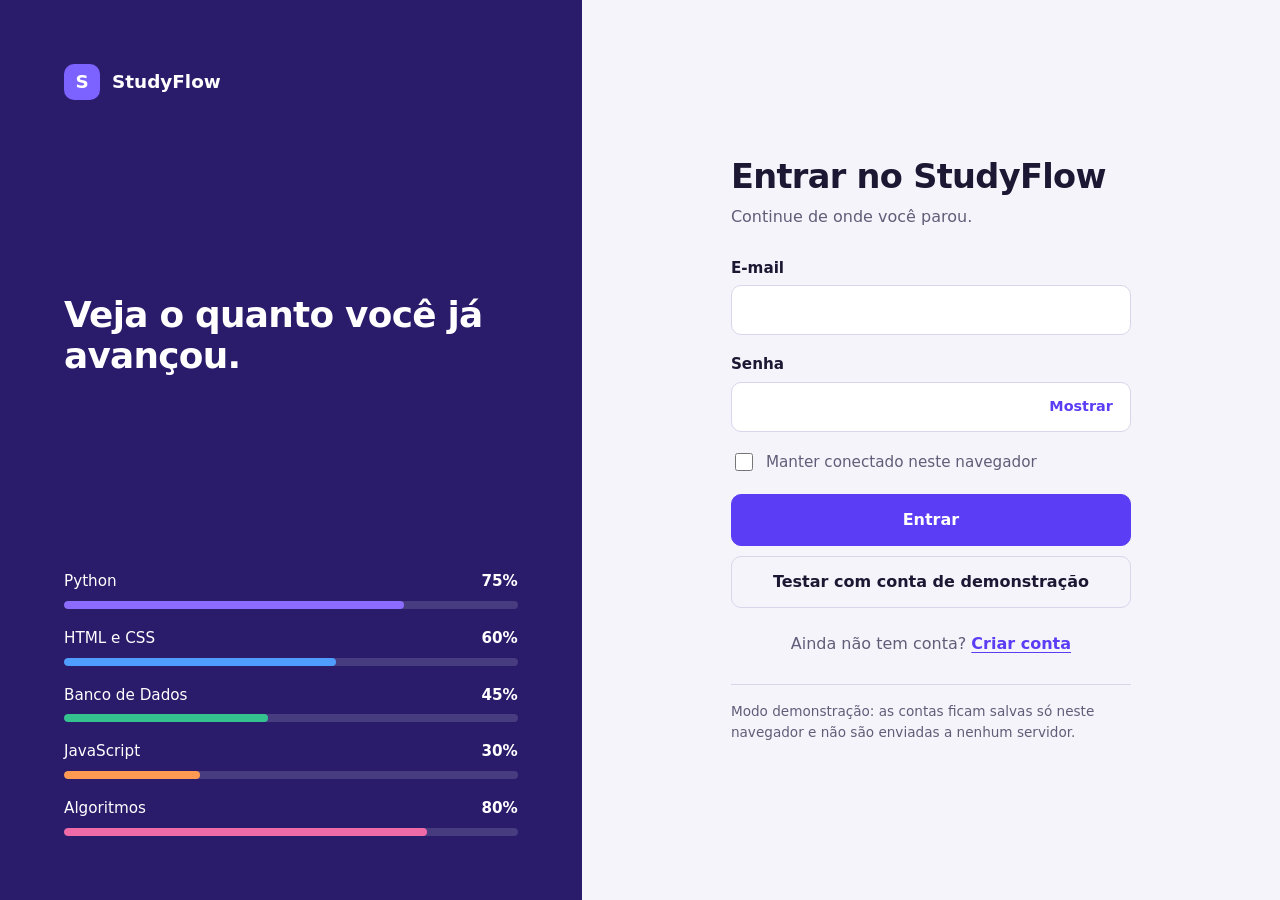
<file: index.html>
<!DOCTYPE html>
<html lang="pt-BR">
<head>
  <meta charset="UTF-8">
  <meta name="viewport" content="width=device-width, initial-scale=1.0">
  <title>StudyFlow | Organizador de Estudos</title>
  <link rel="stylesheet" href="style.css">
  <script src="auth.js"></script>
  <script>Auth.requireLogin();</script>
  <script src="app.js" defer></script>
</head>

<body>
  <div class="app">

    <!-- Menu lateral -->
    <aside class="sidebar">
      <a href="#" class="brand">
        <span class="brand-icon">S</span>
        <span>StudyFlow</span>
      </a>

      <p class="menu-label">MENU PRINCIPAL</p>

      <nav class="navigation">
        <a href="#inicio" class="nav-item active">
          <span class="nav-icon">⌂</span>
          Visão geral
        </a>
        <a href="#disciplinas" class="nav-item">
          <span class="nav-icon">▤</span>
          Disciplinas
        </a>
        <a href="#tarefas" class="nav-item">
          <span class="nav-icon">☷</span>
          Minhas tarefas
          <span class="nav-count">4</span>
        </a>
        <a href="#horas" class="nav-item">
          <span class="nav-icon">◷</span>
          Tempo de estudo
        </a>
      </nav>

      <div class="sidebar-bottom">
        <div class="profile-avatar">E</div>
        <div class="profile-info">
          <strong id="user-name">Estudante</strong>
          <span>Meu espaço de estudos</span>
        </div>
        <button type="button" id="logout-btn" class="logout-btn">Sair</button>
      </div>
    </aside>

    <!-- Conteúdo principal -->
    <main class="main-content" id="inicio">

      <header class="topbar">
        <div>
          <p class="eyebrow">SEGUNDA-FEIRA, 19 DE OUTUBRO</p>
          <h1>Olá, estudante!</h1>
          <p class="subtitle">Organize seu tempo e avance nos seus objetivos.</p>
        </div>
        <div class="today-badge">
          <span class="status-dot"></span>
          Sua rotina em foco
        </div>
      </header>

      <!-- Indicadores -->
      <section class="stats-grid" aria-label="Resumo dos estudos">
        <article class="stat-card">
          <div class="stat-top">
            <span class="stat-label">Disciplinas</span>
            <span class="stat-icon purple">▤</span>
          </div>
          <p class="stat-value">05</p>
          <p class="stat-description">Matérias em andamento</p>
        </article>

        <article class="stat-card">
          <div class="stat-top">
            <span class="stat-label">Tarefas pendentes</span>
            <span class="stat-icon orange">☷</span>
          </div>
          <p class="stat-value">04</p>
          <p class="stat-description">Atividades para concluir</p>
        </article>

        <article class="stat-card">
          <div class="stat-top">
            <span class="stat-label">Horas estudadas</span>
            <span class="stat-icon green">◷</span>
          </div>
          <p class="stat-value">08h 30min</p>
          <p class="stat-description">Total nesta semana</p>
        </article>

        <article class="stat-card">
          <div class="stat-top">
            <span class="stat-label">Tarefas concluídas</span>
            <span class="stat-icon blue">✓</span>
          </div>
          <p class="stat-value">65%</p>
          <p class="stat-description">Progresso geral</p>
        </article>
      </section>

      <!-- Área de tarefas e disciplinas -->
      <section class="content-grid">

        <article class="panel tasks-panel" id="tarefas">
          <div class="panel-header">
            <div>
              <h2>Próximas tarefas</h2>
              <p>O que precisa da sua atenção</p>
            </div>
            <a href="#tarefas" class="text-link">Ver todas</a>
          </div>

          <div class="task-list">
            <div class="task-item">
              <span class="task-marker purple-marker"></span>
              <div class="task-details">
                <h3>Praticar funções em Python</h3>
                <p>Programação · Hoje</p>
              </div>
              <span class="priority high">Alta</span>
            </div>

            <div class="task-item">
              <span class="task-marker blue-marker"></span>
              <div class="task-details">
                <h3>Revisar estrutura HTML</h3>
                <p>Desenvolvimento Web · Amanhã</p>
              </div>
              <span class="priority medium">Média</span>
            </div>

            <div class="task-item">
              <span class="task-marker green-marker"></span>
              <div class="task-details">
                <h3>Estudar modelagem de dados</h3>
                <p>Banco de Dados · 22 out.</p>
              </div>
              <span class="priority high">Alta</span>
            </div>

            <div class="task-item">
              <span class="task-marker orange-marker"></span>
              <div class="task-details">
                <h3>Resolver exercícios de lógica</h3>
                <p>Algoritmos · 24 out.</p>
              </div>
              <span class="priority low">Baixa</span>
            </div>
          </div>

          <button class="primary-button" type="button">+ Nova tarefa</button>
        </article>

        <article class="panel subjects-panel" id="disciplinas">
          <div class="panel-header">
            <div>
              <h2>Minhas disciplinas</h2>
              <p>Acompanhe sua evolução</p>
            </div>
          </div>

          <div class="subject-item">
            <div class="subject-heading">
              <span class="subject-dot purple-marker"></span>
              <span class="subject-name">Python</span>
              <strong>75%</strong>
            </div>
            <div class="progress-track">
              <div class="progress-fill purple-fill" style="width: 75%"></div>
            </div>
          </div>

          <div class="subject-item">
            <div class="subject-heading">
              <span class="subject-dot blue-marker"></span>
              <span class="subject-name">HTML e CSS</span>
              <strong>60%</strong>
            </div>
            <div class="progress-track">
              <div class="progress-fill blue-fill" style="width: 60%"></div>
            </div>
          </div>

          <div class="subject-item">
            <div class="subject-heading">
              <span class="subject-dot green-marker"></span>
              <span class="subject-name">Banco de Dados</span>
              <strong>45%</strong>
            </div>
            <div class="progress-track">
              <div class="progress-fill green-fill" style="width: 45%"></div>
            </div>
          </div>

          <div class="subject-item">
            <div class="subject-heading">
              <span class="subject-dot orange-marker"></span>
              <span class="subject-name">JavaScript</span>
              <strong>30%</strong>
            </div>
            <div class="progress-track">
              <div class="progress-fill orange-fill" style="width: 30%"></div>
            </div>
          </div>

          <div class="subject-item">
            <div class="subject-heading">
              <span class="subject-dot pink-marker"></span>
              <span class="subject-name">Algoritmos</span>
              <strong>80%</strong>
            </div>
            <div class="progress-track">
              <div class="progress-fill pink-fill" style="width: 80%"></div>
            </div>
          </div>
        </article>

      </section>

      <!-- Resumo inferior -->
      <section class="focus-card" id="horas">
        <div class="focus-icon">✦</div>
        <div class="focus-text">
          <h2>Pequenos passos, grandes resultados.</h2>
          <p>Mantenha a consistência e reserve um tempo para aprender algo novo hoje.</p>
        </div>
        <span class="focus-tag">FOCO NO PROGRESSO</span>
      </section>

      <footer class="footer">
        <p>StudyFlow © 2026 · Seu progresso começa com organização.</p>
      </footer>

    </main>
  </div>

  <script>
    const user = Auth.currentUser();
    if (user) {
      document.getElementById('user-name').textContent = user.name;
      document.querySelector('.profile-avatar').textContent = user.name.charAt(0).toUpperCase();
      document.querySelector('h1').textContent = 'Olá, ' + user.name.split(' ')[0] + '!';
    }
    document.getElementById('logout-btn').addEventListener('click', Auth.logout);
  </script>
</body>
</html>
</file>
<file: style.css>
/* =========================
   1. Configurações gerais
========================= */

:root {
    --primary: #6558d3;
    --primary-light: #eeebff;
    --background: #f6f7fb;
    --surface: #ffffff;
    --text: #24243a;
    --muted: #85869a;
    --border: #ececf3;
    --green: #269b72;
    --orange: #df8b38;
    --blue: #4389d9;
}
* {
    margin: 0;
    padding: 0;
    box-sizing: border-box;
}

html {
    scroll-behavior: smooth;
}

body {
    font-family: "Segoe UI", Arial, sans-serif;
    background: var(--background);
    color: var(--text);
    font-size: 14px;
    line-height: 1.5;
}

a {
    color: inherit;
    text-decoration: none;
}

button {
    font: inherit;
    cursor: pointer;
}

.app {
    min-height: 100vh;
    display: flex;
}

/* =========================
   2. Menu lateral
========================= */

.sidebar {
    width: 245px;
    min-height: 100vh;
    padding: 30px 18px 20px;
    background: var(--surface);
    border-right: 1px solid var(--border);
    display: flex;
    flex-direction: column;
    flex-shrink: 0;
}

.brand {
    display: flex;
    align-items: center;
    gap: 11px;
    padding: 0 8px;
    margin-bottom: 48px;
    font-size: 21px;
    font-weight: 750;
    letter-spacing: -0.7px;
}

.brand-icon {
    width: 37px;
    height: 37px;
    border-radius: 12px;
    background: var(--primary);
    color: white;
    display: grid;
    place-items: center;
    font-size: 21px;
}

.menu-label {
    color: var(--muted);
    font-size: 10px;
    font-weight: 750;
    letter-spacing: 1.1px;
    padding: 0 10px;
    margin-bottom: 13px;
}

.navigation {
    display: flex;
    flex-direction: column;
    gap: 7px;
}

.nav-item {
    min-height: 46px;
    padding: 0 12px;
    border-radius: 10px;
    display: flex;
    align-items: center;
    gap: 12px;
    color: #707187;
    font-weight: 550;
    transition: background 0.2s, color 0.2s;
}

.nav-item:hover {
    background: #f6f4ff;
    color: var(--primary);
}

.nav-item.active {
    color: var(--primary);
    background: var(--primary-light);
    font-weight: 700;
}

.nav-icon {
    width: 22px;
    text-align: center;
    font-size: 21px;
}

.nav-count {
    margin-left: auto;
    background: #fff0e5;
    color: #c56d20;
    padding: 2px 8px;
    border-radius: 20px;
    font-size: 11px;
}

.sidebar-bottom {
    margin-top: auto;
    padding: 18px 6px 0;
    border-top: 1px solid var(--border);
    display: flex;
    align-items: center;
    gap: 11px;
}

.profile-avatar {
    width: 39px;
    height: 39px;
    border-radius: 50%;
    background: #e8e4ff;
    color: var(--primary);
    display: grid;
    place-items: center;
    font-weight: 750;
    font-size: 17px;
}

.profile-info {
    display: flex;
    flex-direction: column;
    gap: 2px;
}

.profile-info strong {
    font-size: 12px;
}

.profile-info span {
    color: var(--muted);
    font-size: 10px;
}

/* =========================
   3. Conteúdo principal
========================= */

.main-content {
    flex: 1;
    min-width: 0;
    max-width: 1600px;
    margin: 0 auto;
    padding: 36px 38px 20px;
}

.topbar {
    display: flex;
    align-items: center;
    justify-content: space-between;
    gap: 20px;
    margin-bottom: 30px;
}

.eyebrow {
    color: var(--muted);
    font-size: 10px;
    font-weight: 750;
    letter-spacing: 1.1px;
    margin-bottom: 9px;
}

h1 {
    font-size: clamp(25px, 3vw, 32px);
    letter-spacing: -1px;
    line-height: 1.2;
}

.subtitle {
    color: var(--muted);
    margin-top: 9px;
    font-size: 13px;
}

.today-badge {
    padding: 10px 14px;
    border: 1px solid var(--border);
    border-radius: 10px;
    background: white;
    display: flex;
    align-items: center;
    gap: 9px;
    color: #66677b;
    font-size: 12px;
    white-space: nowrap;
}

.status-dot {
    width: 8px;
    height: 8px;
    border-radius: 50%;
    background: #36b487;
}

/* =========================
   4. Cartões de indicadores
========================= */

.stats-grid {
    display: grid;
    grid-template-columns: repeat(4, minmax(0, 1fr));
    gap: 18px;
    margin-bottom: 25px;
}

.stat-card {
    padding: 21px 20px;
    background: var(--surface);
    border: 1px solid var(--border);
    border-radius: 15px;
    min-width: 0;
    box-shadow: 0 3px 12px rgb(32 34 68 / 2%);
}

.stat-top {
    display: flex;
    align-items: center;
    justify-content: space-between;
    gap: 8px;
}

.stat-label {
    color: var(--muted);
    font-size: 12px;
}

.stat-icon {
    width: 37px;
    height: 37px;
    display: grid;
    place-items: center;
    border-radius: 11px;
    font-size: 20px;
    flex-shrink: 0;
}

.purple {
    background: #efecff;
    color: #7462dc;
}

.orange {
    background: #fff1e4;
    color: #dc8b3e;
}

.green {
    background: #e4f7ee;
    color: #249a70;
}

.blue {
    background: #e7f1ff;
    color: #4389d9;
}

.stat-value {
    font-size: clamp(22px, 2.2vw, 29px);
    font-weight: 750;
    letter-spacing: -0.8px;
    margin: 16px 0 5px;
    overflow-wrap: anywhere;
}

.stat-description {
    color: var(--muted);
    font-size: 11px;
}

/* =========================
   5. Painéis de conteúdo
========================= */

.content-grid {
    display: grid;
    grid-template-columns: minmax(0, 1.3fr) minmax(280px, 0.9fr);
    gap: 22px;
    align-items: stretch;
}

.panel {
    min-width: 0;
    background: var(--surface);
    border: 1px solid var(--border);
    border-radius: 15px;
    padding: 24px;
    box-shadow: 0 3px 12px rgb(32 34 68 / 2%);
}

.panel-header {
    display: flex;
    justify-content: space-between;
    align-items: center;
    gap: 12px;
    margin-bottom: 23px;
}

.panel-header h2 {
    font-size: 16px;
    letter-spacing: -0.3px;
}

.panel-header p {
    margin-top: 5px;
    color: var(--muted);
    font-size: 11px;
}

.text-link {
    color: var(--primary);
    font-size: 11px;
    font-weight: 700;
    white-space: nowrap;
}

.text-link:hover {
    text-decoration: underline;
}

/* =========================
   6. Lista de tarefas
========================= */

.task-list {
    display: flex;
    flex-direction: column;
}

.task-item {
    display: flex;
    align-items: center;
    gap: 12px;
    padding: 17px 0;
    border-bottom: 1px solid #f0f0f5;
}

.task-marker,
.subject-dot {
    width: 9px;
    height: 9px;
    border-radius: 50%;
    flex-shrink: 0;
}

.purple-marker {
    background: #8a7ae8;
}

.blue-marker {
    background: #5d9be5;
}

.green-marker {
    background: #39b68a;
}

.orange-marker {
    background: #e7a052;
}

.pink-marker {
    background: #dc78a8;
}

.task-details {
    flex: 1;
    min-width: 0;
}

.task-details h3 {
    font-size: 12px;
    font-weight: 650;
    overflow-wrap: anywhere;
}

.task-details p {
    margin-top: 5px;
    color: var(--muted);
    font-size: 10px;
}

.priority {
    padding: 4px 8px;
    border-radius: 6px;
    font-size: 10px;
    font-weight: 650;
    flex-shrink: 0;
}

.priority.high {
    background: #fff0ee;
    color: #d85d55;
}

.priority.medium {
    background: #fff5e5;
    color: #c68730;
}

.priority.low {
    background: #e8f7ef;
    color: #27875d;
}

.primary-button {
    width: 100%;
    margin-top: 20px;
    padding: 12px 15px;
    background: var(--primary);
    color: white;
    border: 0;
    border-radius: 9px;
    font-weight: 650;
    font-size: 12px;
    transition: background 0.2s, transform 0.2s;
}

.primary-button:hover {
    background: #5144bd;
}

.primary-button:active {
    transform: scale(0.99);
}

/* =========================
   7. Progresso por disciplina
========================= */

.subject-item {
    margin-bottom: 24px;
}

.subject-item:last-child {
    margin-bottom: 0;
}

.subject-heading {
    display: flex;
    align-items: center;
    gap: 9px;
    margin-bottom: 10px;
}

.subject-name {
    flex: 1;
    font-size: 12px;
    font-weight: 600;
}

.subject-heading strong {
    font-size: 11px;
    color: #5e5f75;
}

.progress-track {
    height: 7px;
    width: 100%;
    background: #f0f0f6;
    border-radius: 20px;
    overflow: hidden;
}

.progress-fill {
    height: 100%;
    border-radius: inherit;
}

.purple-fill {
    background: #8a7ae8;
}

.blue-fill {
    background: #5d9be5;
}

.green-fill {
    background: #39b68a;
}

.orange-fill {
    background: #e7a052;
}

.pink-fill {
    background: #dc78a8;
}

/* =========================
   8. Mensagem de incentivo
========================= */

.focus-card {
    margin-top: 24px;
    padding: 22px 24px;
    border-radius: 15px;
    background: #eeecff;
    display: flex;
    align-items: center;
    gap: 17px;
}

.focus-icon {
    width: 43px;
    height: 43px;
    display: grid;
    place-items: center;
    background: white;
    color: var(--primary);
    border-radius: 12px;
    font-size: 23px;
    flex-shrink: 0;
}

.focus-text {
    flex: 1;
}

.focus-text h2 {
    font-size: 14px;
}

.focus-text p {
    margin-top: 5px;
    color: #77758e;
    font-size: 11px;
}

.focus-tag {
    font-size: 9px;
    font-weight: 750;
    letter-spacing: 0.6px;
    color: var(--primary);
    white-space: nowrap;
}

.footer {
    padding: 22px 0 5px;
    text-align: center;
    color: var(--muted);
    font-size: 10px;
}

/* =========================
   9. Adaptação para telas menores
========================= */

@media (max-width: 1100px) {
    .sidebar {
        width: 210px;
    }

    .main-content {
        padding: 28px 22px 18px;
    }

    .stats-grid {
        grid-template-columns: repeat(2, minmax(0, 1fr));
    }

    .content-grid {
        grid-template-columns: minmax(0, 1fr);
    }
}

@media (max-width: 650px) {
    .sidebar {
        width: 70px;
        padding: 24px 10px;
        align-items: center;
    }

    .brand {
        padding: 0;
        margin-bottom: 35px;
    }

    .brand > span:last-child,
    .menu-label,
    .nav-item:not(.active),
    .nav-item.active {
        font-size: 0;
    }

    .navigation {
        width: 100%;
        align-items: center;
    }

    .nav-item {
        width: 46px;
        height: 46px;
        padding: 0;
        justify-content: center;
        gap: 0;
    }

    .nav-item .nav-icon {
        font-size: 21px;
    }

    .nav-count {
        display: none;
    }

    .sidebar-bottom {
        width: 100%;
        padding: 18px 0 0;
        justify-content: center;
    }

    .profile-info {
        display: none;
    }

    .main-content {
        padding: 23px 14px;
    }

    .topbar {
        align-items: flex-start;
        flex-direction: column;
        gap: 14px;
        margin-bottom: 23px;
    }

    .today-badge {
        padding: 8px 11px;
    }

    .stats-grid {
        gap: 11px;
    }

    .stat-card {
        padding: 15px 12px;
    }

    .stat-label {
        font-size: 10px;
    }

    .stat-icon {
        width: 30px;
        height: 30px;
        font-size: 16px;
    }

    .stat-description {
        font-size: 10px;
    }

    .panel {
        padding: 18px 14px;
    }

    .task-item {
        gap: 8px;
    }

    .task-details h3 {
        font-size: 11px;
    }

    .priority {
        padding: 4px 6px;
        font-size: 9px;
    }

    .focus-card {
        padding: 17px;
        align-items: flex-start;
        gap: 12px;
    }

    .focus-tag {
        display: none;
    }
}

/* Botão de sair */
.profile-info {
    min-width: 0;
}

.profile-info strong {
    overflow: hidden;
    text-overflow: ellipsis;
    white-space: nowrap;
}

.logout-btn {
    margin-left: auto;
    padding: 6px 10px;
    background: transparent;
    color: #66677b;
    border: 1px solid var(--border);
    border-radius: 8px;
    font-size: 11px;
    font-weight: 650;
    transition: background 0.2s, color 0.2s;
}

.logout-btn:hover {
    background: var(--primary-light);
    color: var(--primary);
}

@media (max-width: 650px) {
    .sidebar-bottom {
        flex-direction: column;
        gap: 10px;
    }

    .logout-btn {
        margin-left: 0;
        padding: 6px 8px;
        font-size: 10px;
    }
}
</file>
<file: login.css>
/* StudyFlow - tela de login
   Ajuste as cores nas variáveis abaixo para combinar com o seu style.css. */

:root {
  --ink: #1c1833;
  --muted: #615d78;
  --paper: #f5f4fb;
  --surface: #ffffff;
  --line: #d9d5ea;
  --violet: #5b3df5;
  --violet-hover: #4b2fd6;
  --violet-deep: #2a1c6b;
  --danger: #b42340;
  --danger-soft: #fdecef;
  --font: system-ui, -apple-system, "Segoe UI", Roboto, "Helvetica Neue", Arial, sans-serif;
}
 
*,
*::before,
*::after {
  box-sizing: border-box;
}
 
body {
  margin: 0;
  font-family: var(--font);
  color: var(--ink);
  background: var(--paper);
  line-height: 1.5;
  -webkit-font-smoothing: antialiased;
}
 
[hidden] {
  display: none !important;
}
 
:focus-visible {
  outline: 3px solid var(--violet);
  outline-offset: 2px;
}
 
/* ---------- estrutura ---------- */
 
.auth {
  min-height: 100vh;
  min-height: 100dvh;
  display: grid;
  grid-template-columns: minmax(320px, 5fr) 6fr;
}
 
.auth-side {
  background: var(--violet-deep);
  color: #fff;
  padding: clamp(28px, 5vw, 64px);
  display: flex;
  flex-direction: column;
  justify-content: space-between;
  gap: 40px;
}
 
.auth-main {
  display: grid;
  place-items: center;
  padding: 32px 24px;
}
 
.auth-card {
  width: 100%;
  max-width: 400px;
}
 
/* ---------- painel lateral ---------- */
 
.brand {
  display: flex;
  align-items: center;
  gap: 12px;
  font-weight: 700;
  font-size: 1.15rem;
}
 
.brand-icon {
  display: grid;
  place-items: center;
  width: 36px;
  height: 36px;
  border-radius: 10px;
  background: #7c62ff;
  color: #fff;
  font-weight: 800;
}
 
.side-title {
  margin: 0;
  max-width: 14em;
  font-size: clamp(1.6rem, 2.8vw, 2.3rem);
  font-weight: 700;
  line-height: 1.15;
  letter-spacing: -0.02em;
}
 
.ladder {
  list-style: none;
  margin: 0;
  padding: 0;
  display: grid;
  gap: 18px;
}
 
.ladder li {
  display: grid;
  grid-template-columns: 1fr auto;
  gap: 8px 12px;
  font-size: 0.95rem;
}
 
.ladder-value {
  font-variant-numeric: tabular-nums;
  font-weight: 600;
}
 
.bar {
  grid-column: 1 / -1;
  height: 8px;
  border-radius: 999px;
  background: rgba(255, 255, 255, 0.14);
  overflow: hidden;
}
 
.bar-fill {
  display: block;
  height: 100%;
  width: var(--value);
  border-radius: inherit;
  background: var(--tone);
  transform-origin: left center;
  animation: fill 900ms cubic-bezier(0.2, 0.7, 0.2, 1) both;
  animation-delay: calc(var(--i) * 90ms + 150ms);
}
 
@keyframes fill {
  from {
    transform: scaleX(0);
  }
}
 
/* ---------- formulário ---------- */
 
h1 {
  margin: 0;
  font-size: clamp(1.7rem, 3vw, 2.1rem);
  line-height: 1.15;
  letter-spacing: -0.02em;
}
 
.auth-subtitle {
  margin: 8px 0 28px;
  color: var(--muted);
}
 
.field {
  margin-bottom: 18px;
}
 
label {
  display: block;
  margin-bottom: 6px;
  font-weight: 600;
  font-size: 0.95rem;
}
 
input[type="text"],
input[type="email"],
input[type="password"] {
  width: 100%;
  padding: 12px 14px;
  font: inherit;
  font-size: 1rem;
  color: var(--ink);
  background: var(--surface);
  border: 1.5px solid var(--line);
  border-radius: 10px;
}
 
input:hover {
  border-color: #b9b3d6;
}
 
input:focus-visible {
  outline-offset: 0;
  border-color: var(--violet);
}
 
input[aria-invalid="true"] {
  border-color: var(--danger);
}
 
.password-wrap {
  position: relative;
}
 
.password-wrap input {
  padding-right: 96px;
}
 
.reveal {
  position: absolute;
  top: 50%;
  right: 6px;
  transform: translateY(-50%);
  min-height: 36px;
  padding: 0 12px;
  font: inherit;
  font-size: 0.9rem;
  font-weight: 600;
  color: var(--violet);
  background: transparent;
  border: 0;
  border-radius: 8px;
  cursor: pointer;
}
 
.reveal:hover {
  background: #ece8ff;
}
 
.field-hint {
  margin: 6px 0 0;
  font-size: 0.875rem;
  color: var(--muted);
}
 
.field-error {
  margin: 6px 0 0;
  font-size: 0.875rem;
  color: var(--danger);
}
 
.check {
  display: flex;
  align-items: center;
  gap: 10px;
  margin: 4px 0 20px;
  font-weight: 400;
  color: var(--muted);
  cursor: pointer;
}
 
.check input {
  width: 18px;
  height: 18px;
  accent-color: var(--violet);
}
 
.form-error {
  margin: 0 0 16px;
  padding: 12px 14px;
  font-size: 0.95rem;
  color: var(--danger);
  background: var(--danger-soft);
  border-left: 3px solid var(--danger);
  border-radius: 6px;
}
 
.btn {
  display: block;
  width: 100%;
  padding: 13px 16px;
  font: inherit;
  font-weight: 600;
  border-radius: 10px;
  cursor: pointer;
}
 
.btn-primary {
  color: #fff;
  background: var(--violet);
  border: 1.5px solid var(--violet);
}
 
.btn-primary:hover {
  background: var(--violet-hover);
  border-color: var(--violet-hover);
}
 
.btn-primary:disabled {
  opacity: 0.75;
  cursor: progress;
}
 
.btn-ghost {
  margin-top: 10px;
  color: var(--ink);
  background: transparent;
  border: 1.5px solid var(--line);
}
 
.btn-ghost:hover {
  border-color: var(--violet);
  color: var(--violet);
}
 
.switch {
  margin: 24px 0 0;
  text-align: center;
  color: var(--muted);
}
 
.link {
  padding: 0;
  font: inherit;
  font-weight: 600;
  color: var(--violet);
  background: none;
  border: 0;
  text-decoration: underline;
  text-underline-offset: 3px;
  cursor: pointer;
}
 
.notice {
  margin: 28px 0 0;
  padding-top: 16px;
  border-top: 1px solid var(--line);
  font-size: 0.85rem;
  color: var(--muted);
}
 
/* ---------- telas menores ---------- */
 
@media (max-width: 820px) {
  .auth {
    grid-template-columns: 1fr;
    grid-template-rows: auto 1fr;
  }
 
  .auth-side {
    padding: 18px 24px;
  }
 
  .side-title,
  .ladder {
    display: none;
  }
 
  .auth-main {
    align-items: start;
    padding-top: 32px;
  }
}
 
@media (prefers-reduced-motion: reduce) {
  .bar-fill {
    animation: none;
  }
}
</file>
